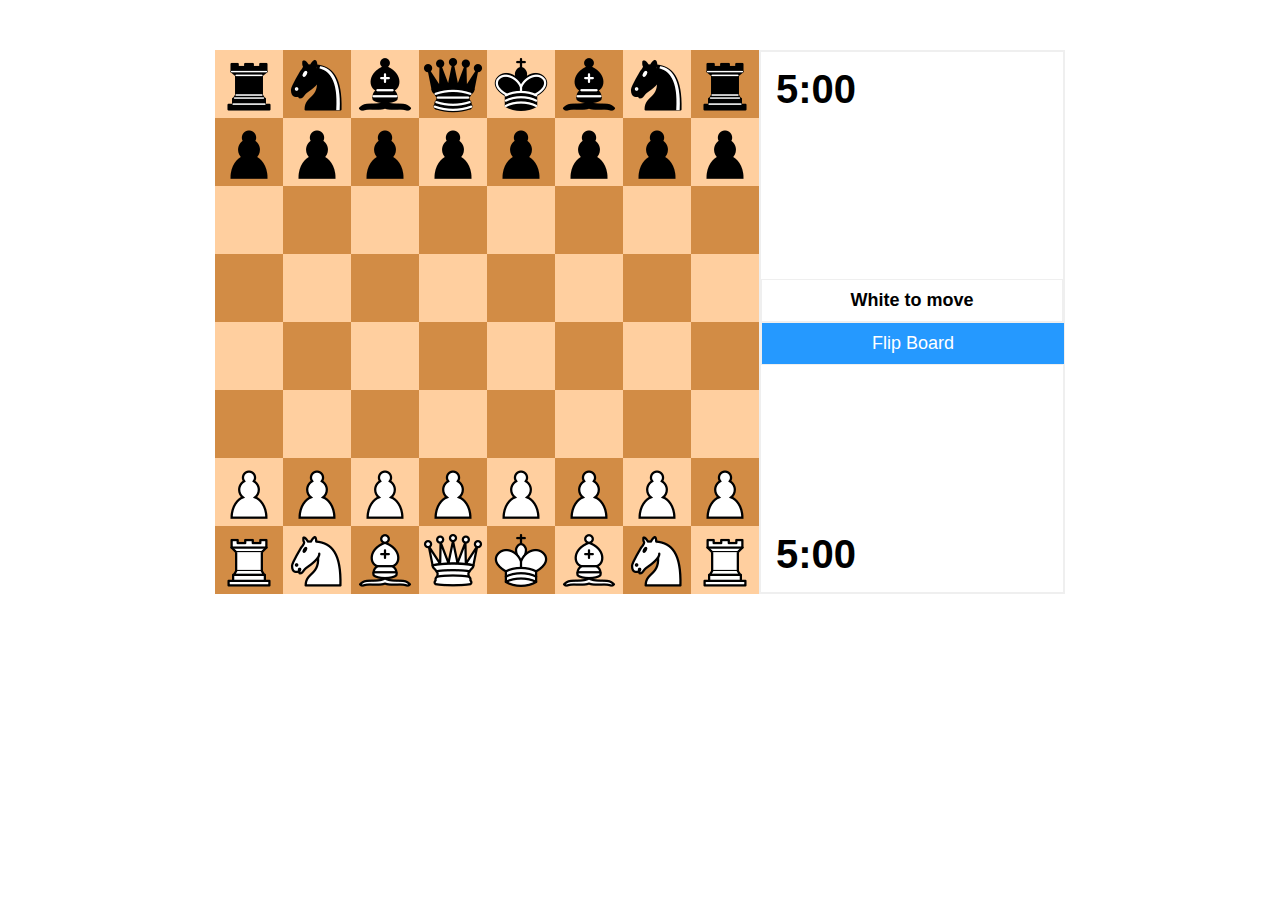
<file: index.html>
<head>
    <title>Chess</title>
    <link href="static/chess.css" rel="stylesheet">
</head>
<body>
    <div id="chess-container">
        <div id="board"></div>
        <div id="controls">
            <div id="top-side">
                <div id="black-display" class = "side-display">
                    <div id="black-time" class="timer-display"></div>
                    <div id="black-score" class="score-display"></div>
                </div>
            </div>
            <div class="central-display">
                <div id="game-status"></div>
                <div id="flip-button" class="central-button">Flip Board</div>
            </div>
            <div id="bottom-side">
                <div id="white-display" class = "side-display">
                    <div id="white-time" class="timer-display"></div>
                    <div id="white-score" class="score-display"></div>
                </div>
            </div>
        </div>
    </div>
    <script type = "module" src="src/game.js"></script>
</body>
</file>
<file: static/chess.css>
body {
    text-align: center;
}

#chess-container {
    display: flex;
    width: 70%;
    width: 850px;
    margin: auto;
    margin-top: 50px;
}

#board {
    background-image: url("chessboard.png");
    background-size: cover;
    width: 64%;
}


#controls {
    font-family: arial;
    font-size: 18px;

    flex-grow: 1;
    display: flex;
    justify-content: space-between;
    flex-direction: column;
    border-style: solid;
    border-color: rgb(239, 239, 239);
    border-width: 2px;
}

#game-status {
    font-weight: 700;
    color: black;
    user-select: none;
    border-style: solid;
    border-collapse:collapse;
    border-color:rgb(239, 239, 239);
    border-width: 1px;
    padding: 10px 0px;
}

#flip-button {
    background-color:rgb(37, 153, 255);
}

#new-game-button {
    background-color:rgb(55, 255, 37);
}

.central-button {
    color: white;
    font-size: 18px;
    padding: 10px 0px;
    width: 100%;
    cursor: pointer;
    user-select: none;
    border-style: solid;
    border-collapse:collapse;
    border-color: rgb(239, 239, 239);
    border-width: 1px;
}

.individual-displays {
    display: flex;
    flex-direction: column;
}

.side-display {
    display: flex;
}

.side-display > {
    flex-grow: 1;
}

.timer-display {
    font-weight: 800;
    font-size: 40px;
    padding: 15px;
}

#board > * {
    position: absolute;
}

.move-display {
    background-color: rgba(20, 61, 85, 0.4);
    cursor: pointer;
    z-index: 2;
}

.move-display-clear {
    background-color: transparent;
}

.sel-display {
    background-color: rgba(20, 61, 85, 0.05);
}

.promote-display {
    background-color: rgba(152, 56, 255, 0.4);
    cursor: pointer;
    z-index: 3;
}

.promotion-overlay {
    background-color: rgba(0, 0, 0, 0.4);
    z-index: 2;
}

.check-display {
    background-color: rgba(255, 56, 56, 0.4);
}

.piece {
    cursor: pointer;
    z-index: 1;
    background-size: cover;
}

.piece.disabled {
    cursor: default;
}

.black.king {
    background-image: url("pieces/black/king.png");
}

.black.queen {
    background-image: url("pieces/black/queen.png");
}

.black.bishop {
    background-image: url("pieces/black/bishop.png");
}

.black.knight {
    background-image: url("pieces/black/knight.png");
}

.black.rook {
    background-image: url("pieces/black/rook.png");
}

.black.pawn {
    background-image: url("pieces/black/pawn.png");
}

.white.king {
    background-image: url("pieces/white/king.png");
}

.white.queen {
    background-image: url("pieces/white/queen.png");
}

.white.bishop {
    background-image: url("pieces/white/bishop.png");
}

.white.knight {
    background-image: url("pieces/white/knight.png");
}

.white.rook {
    background-image: url("pieces/white/rook.png");
}

.white.pawn {
    background-image: url("pieces/white/pawn.png");
}




@media screen and (max-width: 1008px) {
    #chess-container {
        width: 550px;
    }
    #board {
        width: 64%;
    }
}

@media screen and (max-width: 640px) {
    #chess-container {
        width: 380px;
        flex-direction:column;
    }

    #board {
        width: 100%;
    }

    .timer-display {
        font-size: 24px;
        padding: 6px
    }
}

@media screen and (max-width: 400px) {
    #chess-container {
        width: 100%;
    }
}
</file>
